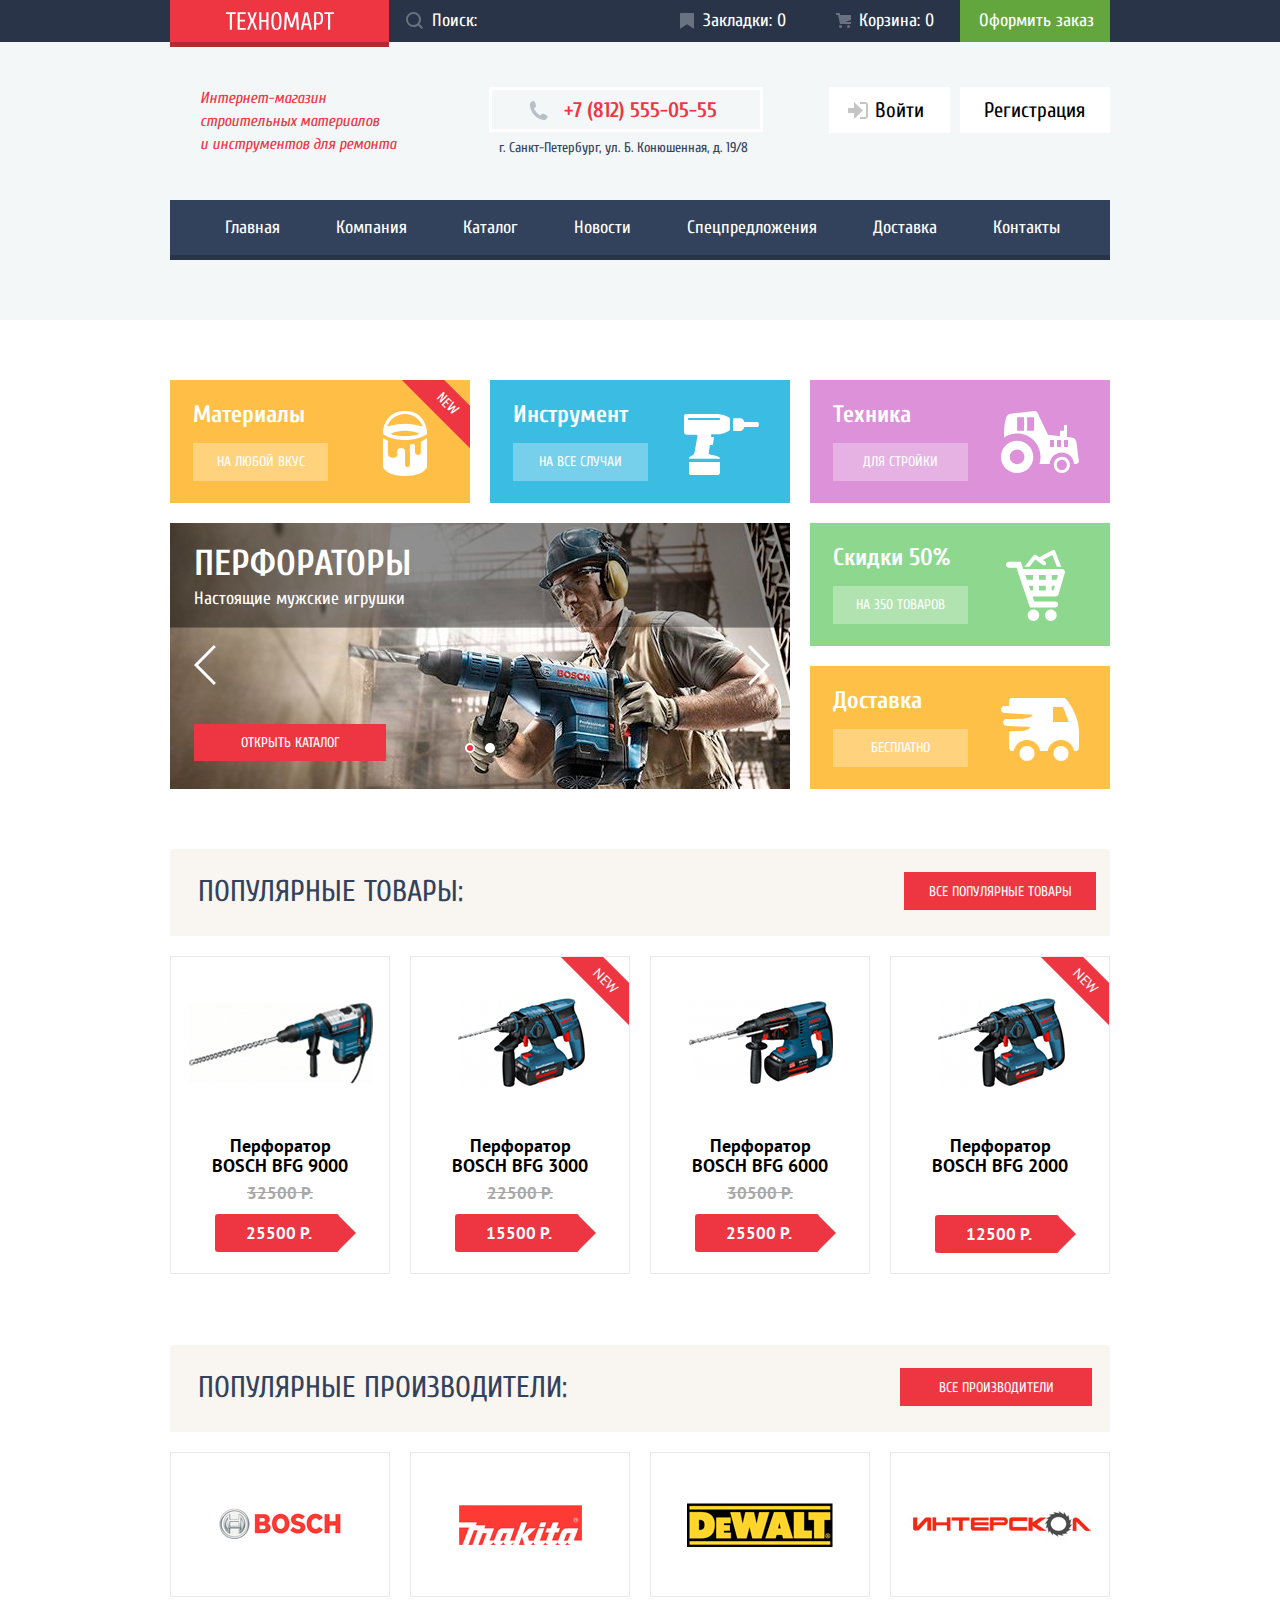
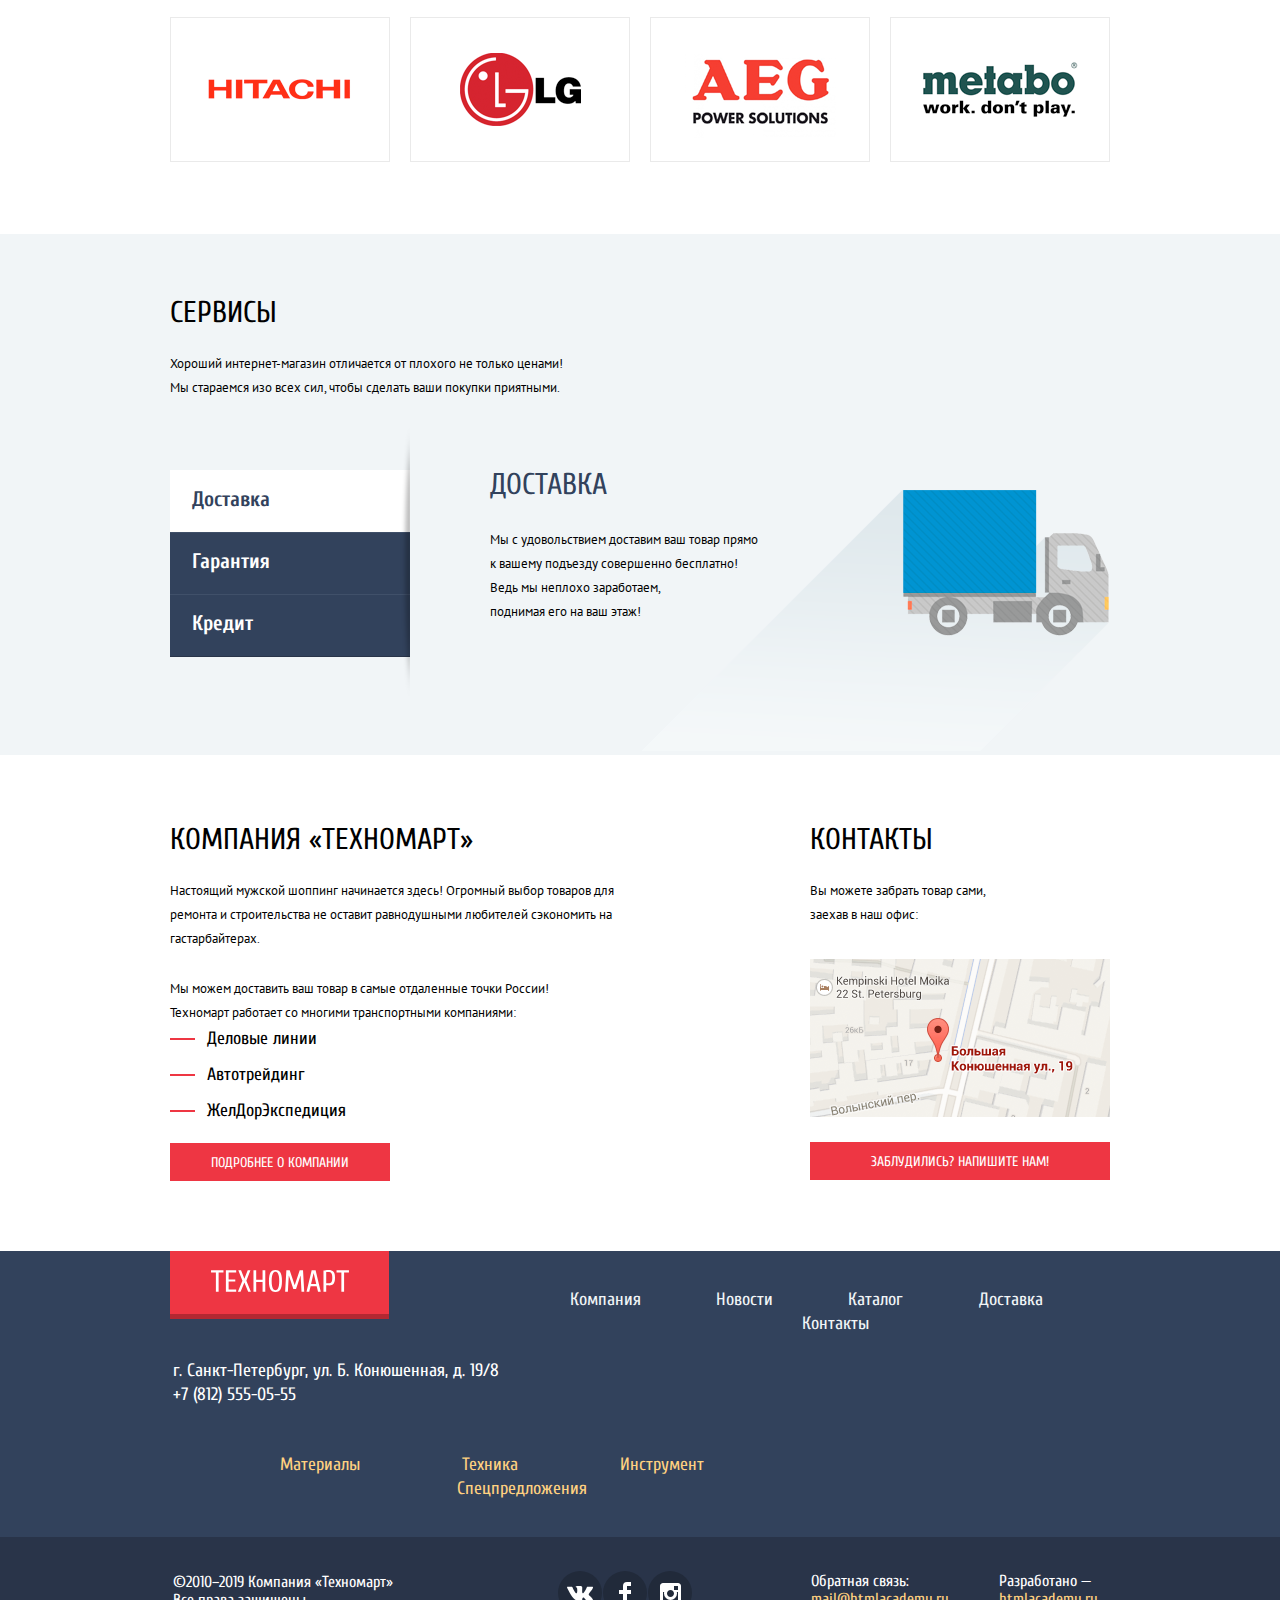
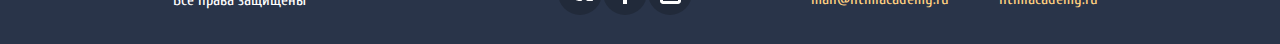
<file: index.html>
<!DOCTYPE html>
<html class="page" lang="ru">
  <head>
    
    <!-- Google Tag Manager -->
      <script>(function(w,d,s,l,i){w[l]=w[l]||[];w[l].push({'gtm.start':
      new Date().getTime(),event:'gtm.js'});var f=d.getElementsByTagName(s)[0],
      j=d.createElement(s),dl=l!='dataLayer'?'&l='+l:'';j.async=true;j.src=
      'https://www.googletagmanager.com/gtm.js?id='+i+dl;f.parentNode.insertBefore(j,f);
      })(window,document,'script','dataLayer','GTM-WC7NM76');</script>
    <!-- End Google Tag Manager -->
    
    <meta charset="utf-8">
    <title>HTML Academy: Техномарт</title>
    <link href="https://fonts.googleapis.com/css2?family=Cuprum:wght@400;700&family=PT+Sans:wght@400;700&display=swap" rel="stylesheet">
    <link href="css/normalize.css" rel="stylesheet">
    <link href="css/style.min.css" rel="stylesheet">

    <!-- Meta Pixel Code -->
      <script>
      !function(f,b,e,v,n,t,s)
      {if(f.fbq)return;n=f.fbq=function(){n.callMethod?
      n.callMethod.apply(n,arguments):n.queue.push(arguments)};
      if(!f._fbq)f._fbq=n;n.push=n;n.loaded=!0;n.version='2.0';
      n.queue=[];t=b.createElement(e);t.async=!0;
      t.src=v;s=b.getElementsByTagName(e)[0];
      s.parentNode.insertBefore(t,s)}(window, document,'script',
      'https://connect.facebook.net/en_US/fbevents.js');
      fbq('init', '769567584937634');
      fbq('track', 'PageView');
      </script>
      <noscript><img height="1" width="1" style="display:none"
      src="https://www.facebook.com/tr?id=769567584937634&ev=PageView&noscript=1"
      /></noscript>
      <!-- End Meta Pixel Code -->

    <script src="//code.jivo.ru/widget/JzwMXc6EGT" async></script>

    
    
    </head>

    <body class="page-body">
    
    <!-- Google Tag Manager (noscript) -->
        <noscript><iframe src="https://www.googletagmanager.com/ns.html?id=GTM-WC7NM76"
        height="0" width="0" style="display:none;visibility:hidden"></iframe></noscript>
    <!-- End Google Tag Manager (noscript) -->

    <header class="main-header">

      <div class="main-menu-container">
        <div class="main-menu wrapper">

          <a class="header-logo">
            <img src="img/logo-technomart.svg" alt="Логотип Tecnhomart" width="108" height="18">
          </a>

          <form class="main-menu-search-form" action="https://echo.htmlacademy.ru" method="GET">
            <label for="search" class="visually-hidden">Поиск</label>
            <input class="main-menu-search" id="search" type="search" name="search" placeholder="Поиск:" >
            <svg class="icon-search" xmlns="http://www.w3.org/2000/svg" width="17" height="17" viewBox="0 0 17 17"><path fill="#ffffff" d="M17 15.586l-3.542-3.542A7.465 7.465 0 0 0 15 7.5 7.5 7.5 0 1 0 7.5 15c1.71 0 3.282-.579 4.544-1.542L15.586 17 17 15.586zM2 7.5C2 4.467 4.467 2 7.5 2 10.532 2 13 4.467 13 7.5c0 3.032-2.468 5.5-5.5 5.5A5.506 5.506 0 0 1 2 7.5z"/></svg>
          </form>

          <ul class="menu-buttons-list">
            <li>
              <a class="menu-button menu-button-bookmark" href="">Закладки: 0</a>
            </li>
            <li>
              <a  class="menu-button menu-button-cart" href="">Корзина: 0</a>
            </li>
            <li>
              <a class="menu-button menu-button-order" href="">Оформить заказ</a>
            </li>
          </ul>

        </div>
      </div>

      <section class="company-information">
        <h2 class="visually-hidden">Информация о компании</h2>

        <p class="site-description">
          Интернет-магазин
          строительных материалов
          и&nbsp;инструментов для ремонта
        </p>

        <div class="company-contacts">
          <a class="phone-number" href="tel:+78125550555">+7 (812) 555-05-55</a>
          <p>г. Санкт-Петербург, ул. Б. Конюшенная, д. 19/8</p>
        </div>

        <ul class="login-buttons">
          <li>
            <a class="login-btn" href="">
              <svg class="icon-profile" xmlns="http://www.w3.org/2000/svg" width="20" height="17" viewBox="0 0 20 17"><path fill="#c5c5c5" d="M14.875 8.5L6 0v6H0v5h6v6z"/><path fill="#c5c5c5" d="M16.986 15.01h-5.027V17h5.027c2.178 0 3.004-1.81 3.029-3.026V3.028C19.99 1.811 19.164 0 16.986 0h-5.027v1.99h5.027c.839 0 .992.681 1.01 1.057v10.904c-.017.376-.171 1.059-1.01 1.059z"/></svg>
              Войти
            </a>
          </li>
          <li>
            <a class="signup-btn" href="">Регистрация</a>
          </li>
        </ul>

      </section>

      <nav class="main-navigation wrapper">
        <ul class="site-navigation">
          <li><a href="index.html">Главная</a></li>
          <li><a href="">Компания</a></li>
          <li><a href="catalog.html">Каталог</a></li>
          <li><a href="">Новости</a></li>
          <li><a href="">Спецпредложения</a></li>
          <li><a href="">Доставка</a></li>
          <li><a href="">Контакты</a></li>
        </ul>
      </nav>

    </header>

    <main>

      <h1 class="visually-hidden">Главная страница</h1>

      <div class="wrapper">
        <section class="promo-block">
          <h2 class="visually-hidden">Промоблок</h2>

          <ul class="promo-list">
            <li class="promo-box promo-materials">
              <h3>Материалы</h3>
              <a class="promo-btn" href="">на любой вкус</a>
              <span class="label-new">New</span>
            </li>
            <li class="promo-box promo-tools">
              <h3>Инструмент</h3>
              <a class="promo-btn" href="">на все случаи</a>
            </li>
            <li class="promo-box promo-equipment">
              <h3>Техника</h3>
              <a class="promo-btn" href="">для стройки</a>
            </li>
            <li class="promo-box promo-discount">
              <h3>Скидки 50%</h3>
              <a class="promo-btn" href="">на 350 товаров</a>
            </li>
            <li class="promo-box promo-delivery">
              <h3>Доставка</h3>
              <a class="promo-btn" href="">бесплатно</a>
            </li>
            <li class="promo-slider">
              <ul class="slider-list">
                <li class="slider-item first-slide-item slide-current">
                  <div class="container">
                    <h3 class="slide-title">Перфораторы</h3>
                    <p class="slide-description">Настоящие мужские игрушки</p>
                  </div>
                  <a class="index-btn slider-btn" href="catalog.html">открыть каталог</a>
                </li>
                <li class="slider-item second-slide-item">
                  <div class="container">
                    <h3 class="slide-title">Дрели</h3>
                    <p class="slide-description">Соседям на радость</p>
                  </div>
                  <a class="index-btn slider-btn" href="catalog.html">открыть каталог</a>
                </li>
              </ul>
              <div class="slider-buttons">
                <button class="button-previous" type="button" aria-label="К первому слайду"></button>
                <button class="button-next" type="button" aria-label="Ко второму слайду"></button>
              </div>
              <div class="slider-controls">
                <button class="first-slide-dot current-dot" type="button" aria-label="Первый слайд"></button>
                <button class="second-slide-dot" type="button" aria-label="Второй слайд"></button>
              </div>
            </li>
          </ul>

        </section>
      </div>

      <div class="wrapper">
        <section class="popular-items">
          <div class="header-wrapper">
            <h2> Популярные товары: </h2>
            <a class="index-btn section-btn" href="catalog.html">Все популярные товары</a>
          </div>

          <ul class="main-items-list">
            <li class="item-card">
              <p class="catalog-item-image">
                <img class="item-image" src="img/item_1_index.jpg" alt="Перфоратор BOSCH BFG 9000" width="184" height="164">
              </p>
              <h3 class="item-title">Перфоратор BOSCH BFG 9000</h3>
              <p class="old-price">32500 Р.</p>
              <p class="new-price">25500 Р.</p>
              <div class="item-buttons">
                <a class="buy-button" href="buy.html">Купить</a>
                <a class="bookmark-button" href="">В закладки</a>
              </div>
            </li>
            <li class="item-card">
              <p class="catalog-item-image">
                <img class="item-image" src="img/item_2_index.jpg" alt="Перфоратор BOSCH BFG 3000" width="127" height="112">
              </p>
              <h3 class="item-title">Перфоратор BOSCH BFG 3000</h3>
              <p class="old-price">22500 Р.</p>
              <p class="new-price">15500 Р.</p>
              <span class="label-new">New</span>
              <div class="item-buttons">
                <a class="buy-button" href="buy.html">Купить</a>
                <a class="bookmark-button" href="">В закладки</a>
              </div>
            </li>
            <li class="item-card">
              <p class="catalog-item-image">
                <img class="item-image" src="img/item_3_index.jpg" alt="Перфоратор BOSCH BFG 9000" width="144" height="128">
              </p>
              <h3 class="item-title">Перфоратор BOSCH BFG 6000</h3>
              <p class="old-price">30500 Р.</p>
              <p class="new-price">25500 Р.</p>
              <div class="item-buttons">
                <a class="buy-button" href="buy.html">Купить</a>
                <a class="bookmark-button" href="">В закладки</a>
              </div>
            </li>
            <li class="item-card item-card-new">
              <p class="catalog-item-image">
                <img class="item-image" src="img/item_4_index.jpg" alt="Перфоратор BOSCH BFG 2000" width="127" height="112">
              </p>
              <h3 class="item-title">Перфоратор BOSCH BFG 2000</h3>
              <p class="new-price">12500 Р.</p>
              <span class="label-new">New</span>
              <div class="item-buttons">
                <a class="buy-button" href="buy.html">Купить</a>
                <a class="bookmark-button" href="">В закладки</a>
              </div>
            </li>
          </ul>

        </section>

        <section class="popular-brands">
          <div class="header-wrapper">
            <h2>Популярные производители:</h2>
            <a class="index-btn section-btn" href="">Все производители</a>
          </div>

          <div class="brands-list">
            <a class="brand-item" href=""><img src="img/bosch.png" alt="BOSCH" width="126" height="37"></a>
            <a class="brand-item" href=""><img src="img/makita.png" alt="makita" width="123" height="40"></a>
            <a class="brand-item" href=""><img src="img/dewalt.png" alt="dewalt" width="146" height="44"></a>
            <a class="brand-item" href=""><img src="img/interskol.png" alt="интерскол" width="200" height="88"></a>
            <a class="brand-item" href=""><img src="img/hitachi.png" alt="hitachi" width="169" height="31"></a>
            <a class="brand-item" href=""><img src="img/lg.png" alt="LG" width="121" height="73"></a>
            <a class="brand-item" href=""><img src="img/aeg.png" alt="AEG" width="151" height="96"></a>
            <a class="brand-item" href=""><img src="img/metabo.png" alt="metabo" width="204" height="69"></a>
          </div>
        </section>

      </div>

      <section class="service-section">
        <div class="wrapper">
          <h2>Сервисы</h2>
          <p class="service-info">
            Хороший интернет-магазин отличается от плохого не только ценами!
            Мы стараемся изо всех сил, чтобы сделать ваши покупки приятными.
          </p>

          <div class="container">
            <ul class="service-list">
              <li>
                <button class="service-button delivery-btn checked-btn" type="button">Доставка</button>
              </li>
              <li>
                <button class="service-button guarantee-btn" type="button">Гарантия</button>
              </li>
              <li>
                <button class="service-button credit-btn" type="button">Кредит</button>
              </li>
            </ul>

            <div class="service-item delivery-item service-item-current">
              <h3 class="service-item-title">Доставка</h3>
              <p class="service-item-info delivery-info">
                Мы с удовольствием доставим ваш товар прямо
                к&nbsp;вашему подъезду совершенно бесплатно!
                Ведь&nbsp;мы&nbsp;неплохо заработаем, <br>
                поднимая его на ваш этаж!
              </p>
            </div>

            <div class="service-item quarantee-item">
              <h3 class="service-item-title">Гарантия</h3>
              <p class="service-item-info guarantee-info">
                Если купленный у нас товар поломается или заискрит,
                а&nbsp;также в случае пожара, спровоцированного его возгоранием,
                вы всегда можете быть уверены в нашей гарантии.
                Мы обменяем сгоревший товар на новый. <br>
                Дом уж восстановите как-нибудь сами.
              </p>
            </div>

            <div class="service-item credit-item">
              <h3 class="service-item-title">Кредит</h3>
              <p class="service-item-info credit-info">
                Залезть в долговую яму стало проще! <br>
                Кредитные консультанты придут вам на помощь.
              </p>
              <a class="index-btn chat-btn">Отправить заявку</a>
            </div>
          </div>

        </div>
      </section>

      <div class="tv-search-form tv-moduleid-9960715"></div>
      <script type="text/javascript" src="//tourvisor.ru/module/init.js"></script>


      <div class="info-about-company wrapper">
        <section class="about-company">
          <h2>Компания «Техномарт»</h2>
          <p>
            Настоящий мужской шоппинг начинается здесь! Огромный выбор товаров
            для ремонта и строительства не оставит равнодушными любителей сэкономить на
            гастарбайтерах.
          </p>

          <p class="partner-info">
            Мы можем доставить ваш товар в самые отдаленные точки России!
            Техномарт&nbsp;работает со многими транспортными компаниями:
          </p>

          <ul class="partners-list">
            <li>Деловые линии</li>
            <li>Автотрейдинг</li>
            <li>ЖелДорЭкспедиция</li>
          </ul>

          <a class="index-btn more-btn" href="">Подробнее о компании</a>
        </section>

        <section class="main-contacts">
          <h2>Контакты</h2>
          <p>
            Вы можете забрать товар сами,
            заехав в наш офис:
          </p>

          <a class="to-map-btn" href="https://goo.gl/maps/4JWtT988tJNoG4Zp9">
            <img src="img/map.png" alt="Офис компании расположен по адресу: Санкт-Петербург, Большая Конюшенная улица, 19" width="300" height="158">
          </a>

          <a class="index-btn to-form-btn" href="writeus.html">Заблудились? Напишите нам!</a>
        </section>
      </div>

    </main>

    <footer class="main-footer">

      <div class="wrapper">

        <a class="footer-logo">
          <img src="img/logo-technomart.svg" alt="Логотип Tecnhomart" width="138" height="23">
        </a>

        <ul class="footer-navigation">
          <li>
            <a href="">Компания</a>
          </li>
          <li>
            <a href="">Новости</a>
          </li>
          <li>
            <a href="catalog.html">Каталог</a>
          </li>
          <li>
            <a href="">Доставка</a>
          </li>
          <li>
            <a href="">Контакты</a>
          </li>
        </ul>

      </div>

      <div class="footer-submenu wrapper">

        <p class="footer-submenu-contacts">
          г. Санкт-Петербург, ул. Б. Конюшенная, д. 19/8 <br>
          <a class="phone-number" href="tel:+78125550555">+7 (812) 555-05-55</a>
        </p>

        <ul class="nav-items-list">
          <li>
            <a href="">Материалы</a>
          </li>
          <li>
            <a href="">Техника</a>
          </li>
          <li>
            <a href="">Инструмент</a>
          </li>
          <li>
            <a href="">Спецпредложения</a>
          </li>
        </ul>

      </div>

      <div class="footer-contacts">

        <div class="wrapper">
          <p class="copyright">
            ©2010–2019 Компания «Техномарт»
            Все права защищены
          </p>

          <div class="share">
            <a class="social social-vk" href="">
              <span class="visually-hidden">ВКонтакте</span>
            </a>
            <a class="social social-fb" href="">
              <span class="visually-hidden">Facebook</span>
            </a>
            <a class="social social-inst" href="">
              <span class="visually-hidden">Instagram</span>
            </a>
          </div>

          <p class="feedback">
            Обратная связь:
            <a href="mailto:mail@htmlacademy.ru">mail@htmlacademy.ru</a>
          </p>
          <p class="author">
            Разработано —
            <a href="https://htmlacademy.ru/intensive/htmlcss">htmlacademy.ru</a>
          </p>
        </div>

      </div>

    </footer>

    <div class="modal notification-popup">
      <h2>Товар добавлен в корзину</h2>
      <div class="button-container">
        <a href="">Оформить заказ</a>
        <a href="catalog.html">Продолжить покупки</a>
      </div>
      <button class="modal-close" type="button" aria-label="Закрыть"></button>
    </div>

    <div class="modal modal-map">
      <img class="map-large" src="img/map-large.png" alt="Офис компании расположен по адресу: Санкт-Петербург, Большая Конюшенная улица, 19" width="943" height="449">
      <iframe src="https://www.google.com/maps/embed?pb=!1m18!1m12!1m3!1d1998.5991043651568!2d30.320894615867413!3d59.938794181876276!2m3!1f0!2f0!3f0!3m2!1i1024!2i768!4f13.1!3m3!1m2!1s0x4696310fca5ba729%3A0xea9c53d4493c879f!2z0JHQvtC70YzRiNCw0Y8g0JrQvtC90Y7RiNC10L3QvdCw0Y8g0YPQuy4sIDE5LCDQodCw0L3QutGCLdCf0LXRgtC10YDQsdGD0YDQsywgMTkxMTg2!5e0!3m2!1sru!2sru!4v1591957228333!5m2!1sru!2sru" width="943" height="449" allowfullscreen tabindex="0"></iframe>
      <button class="modal-close" type="button" aria-label="Закрыть"></button>
    </div>

    <div class="modal form-popup">
      <form class="form-popup-form" action="https://echo.htmlacademy.ru" method="post">
        <div class="contacts-container">
          <p class="form-name">
            <label for="user-name">Ваше имя:</label>
            <input class="form-user-name" id="user-name" type="text" name="name" placeholder="Имя Фамилия">
          </p>
          <p class="form-email">
            <label for="email-address">Ваш e-mail:</label>
            <input class="form-user-email" id="email-address" type="email" name="email" placeholder="email@example.com">
          </p>
        </div>

          <p class="form-message">
            <label for="text-message">Текст письма:</label> <br>
            <textarea id="text-message" name="message" placeholder="В свободной форме"></textarea>
          </p>

        <div class="button-container">
          <button class="form-submit" type="submit">Оформить заказ</button>
        </div>
      </form>
      <button class="modal-close" type="button" aria-label="Закрыть"></button>
    </div>

    <script src="js/script.min.js"></script>
</body>
</html>
</file>
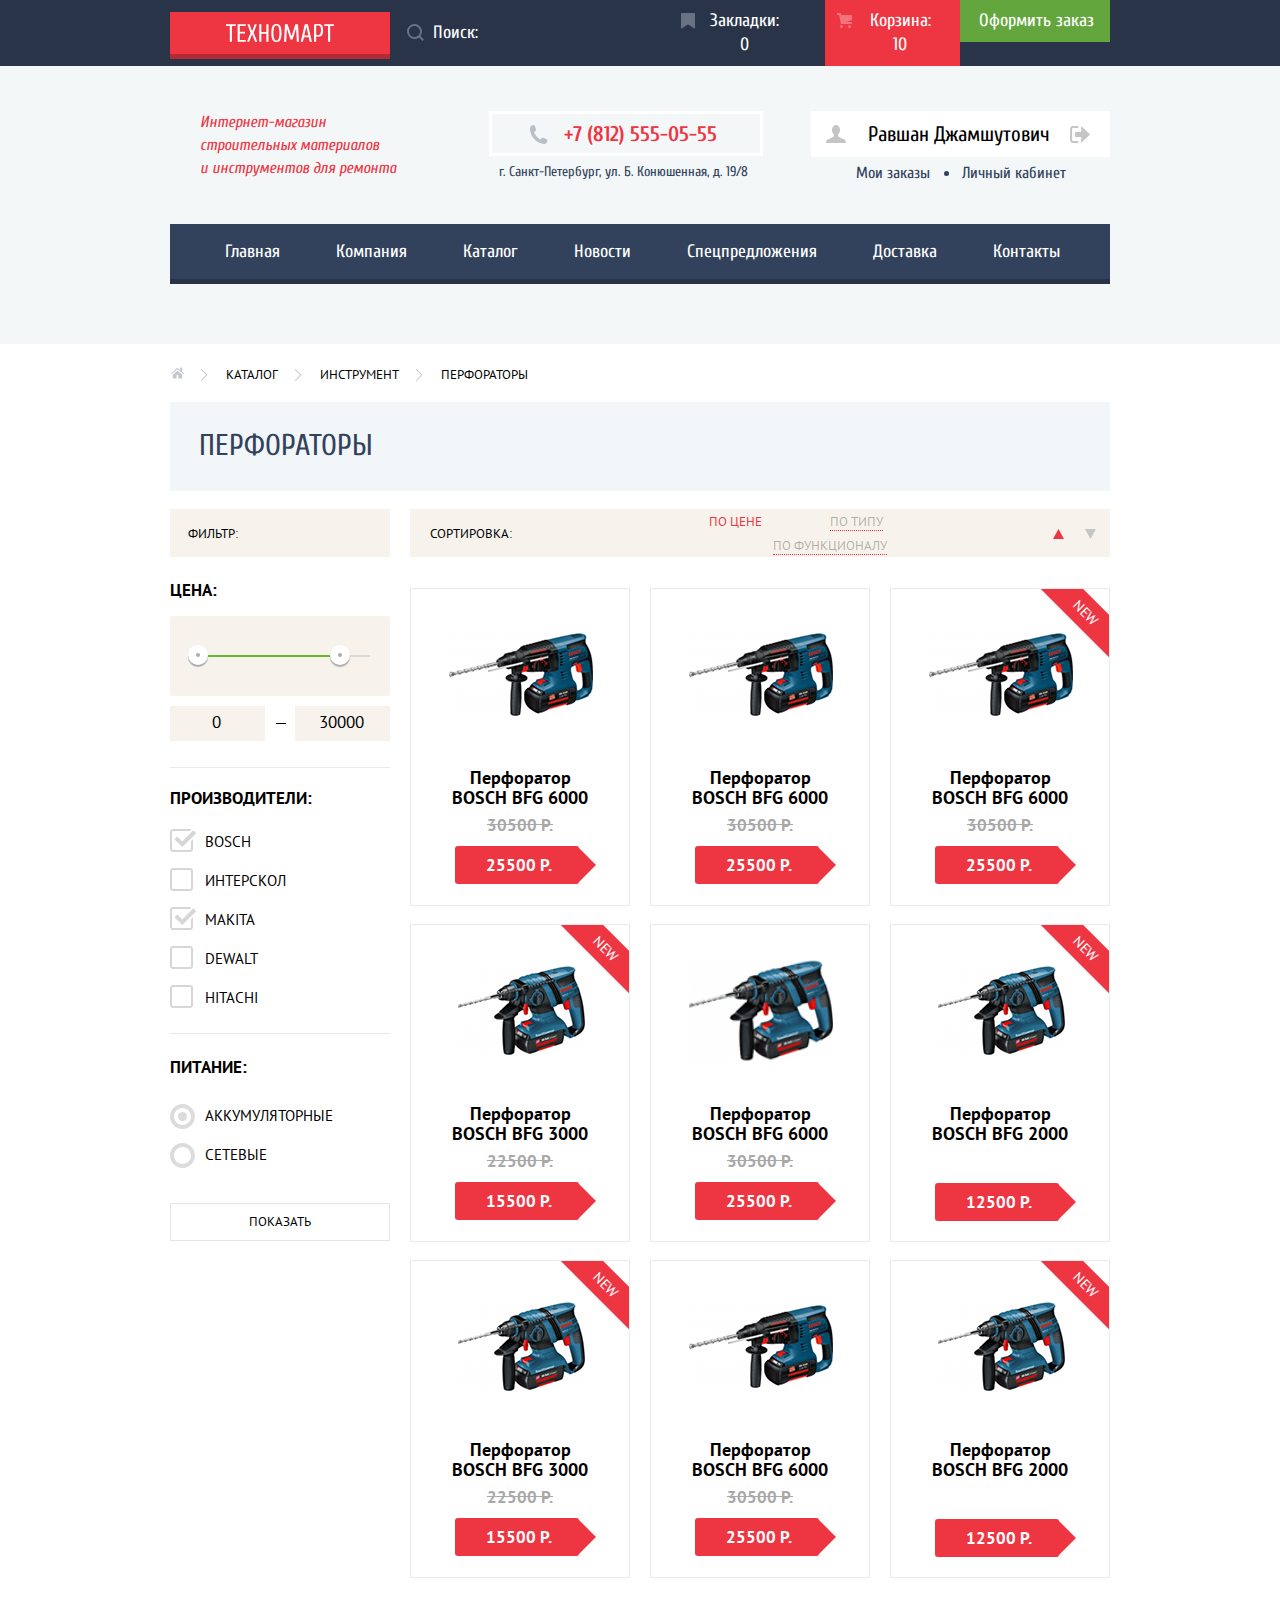
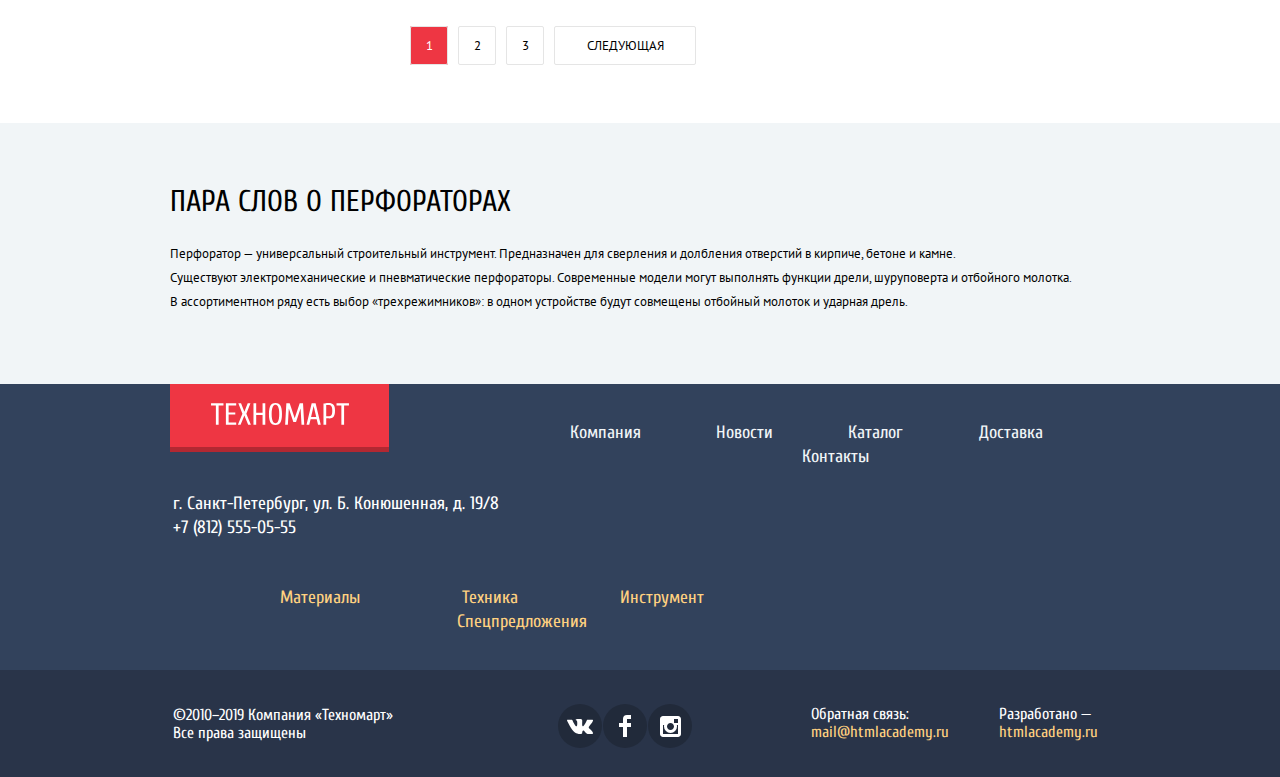
<file: catalog.html>
<!DOCTYPE html>
<html class="page" lang="ru">
<head>
    <!-- Google tag (gtag.js) -->
        <script async src="https://www.googletagmanager.com/gtag/js?id=G-RQKB2BTQ75"></script>
        <script>
          window.dataLayer = window.dataLayer || [];
          function gtag(){dataLayer.push(arguments);}
          gtag('js', new Date());

          gtag('config', 'G-RQKB2BTQ75');
        </script>
  
    <meta charset="UTF-8">
    <title>HTML Academy: Техномарт</title>
    <link href="https://fonts.googleapis.com/css2?family=Cuprum:wght@400;700&family=PT+Sans:wght@400;700&display=swap" rel="stylesheet">
    <link href="css/normalize.css" rel="stylesheet">
    <link href="css/style.min.css" rel="stylesheet">
    
    <script src="//code-ya.jivosite.com/widget/JzwMXc6EGT" async></script>
</head>

<body class="catalog-page">

    <header class="main-header">

      <div class="main-menu-container">
        <div class="main-menu wrapper">

          <a class="header-logo" href="index.html">
            <img src="img/logo-technomart.svg" alt="Логотип Tecnhomart" width="108" height="18">
          </a>
  
          <form class="main-menu-search-form" action="https://echo.htmlacademy.ru" method="GET">
            <label for="search" class="visually-hidden">Поиск:</label>
            <input class="main-menu-search" id="search" type="search" name="search" placeholder="Поиск:">
            <svg class="icon-search" xmlns="http://www.w3.org/2000/svg" width="17" height="17" viewBox="0 0 17 17"><path fill="#ffffff" d="M17 15.586l-3.542-3.542A7.465 7.465 0 0 0 15 7.5 7.5 7.5 0 1 0 7.5 15c1.71 0 3.282-.579 4.544-1.542L15.586 17 17 15.586zM2 7.5C2 4.467 4.467 2 7.5 2 10.532 2 13 4.467 13 7.5c0 3.032-2.468 5.5-5.5 5.5A5.506 5.506 0 0 1 2 7.5z"/></svg>
          </form>

          <ul class="menu-buttons-list">
            <li>
              <a class="menu-button menu-button-bookmark" href="">Закладки: 0</a>
            </li>
            <li>
              <a class="menu-button menu-button-cart" href="">Корзина: 10</a>
            </li>
            <li>
              <a class="menu-button menu-button-order" href="">Оформить заказ</a>
            </li>
          </ul>
        
        </div>
      </div>

      <section class="company-information">
        <h2 class="visually-hidden">Информация о компании</h2>

        <p class="site-description">
          Интернет-магазин 
          строительных материалов 
          и&nbsp;инструментов для ремонта
        </p>
  
        <div class="company-contacts">
          <a class="phone-number" href="tel:+78125550555">+7 (812) 555-05-55</a>
          <p>г. Санкт-Петербург, ул. Б. Конюшенная, д. 19/8</p>
        </div>
            
        <div class="user-profile">
          <p class="user-name-btn">
            <a class="user-login-link" href="">
              <svg class="icon-login" xmlns="http://www.w3.org/2000/svg" width="20" height="18" viewBox="0 0 20 18"><path fill="#c5c5c5" d="M17.881 14.166c-2.144-.735-4.256-1.666-5.207-2.39-.657-.501-.77-1.618-.517-2.415 1.118-.903 1.864-2.477 1.864-4.278C14.021 2.276 12.221 0 10 0S5.979 2.276 5.979 5.083c0 1.801.746 3.374 1.863 4.277.253.798.141 1.915-.517 2.416-.95.724-3.063 1.654-5.207 2.39S0 18 0 18h20s.025-3.099-2.119-3.834z"/></svg> 
              Равшан Джамшутович
            </a>
            <a class="user-logout-link" aria-label="Выйти из профиля" href="">
              <svg class="icon-logout" xmlns="http://www.w3.org/2000/svg" width="21" height="17" viewBox="0 0 21 17"><g fill="#c5c5c5"><path fill="#c5c5c5" d="M21 8.5L12.125 0v6h-6v5h6v6z"/><path fill="#c5c5c5" d="M3.106 13.952V3.048c.018-.376.171-1.057 1.01-1.057h5.027V0H4.116C1.938 0 1.112 1.81 1.087 3.027v10.946C1.112 15.189 1.938 17 4.116 17h5.027v-1.99H4.116c-.839 0-.992-.683-1.01-1.058z"/></g></svg>
            </a>
          </p>

          <div class="profile-btns">
            <a class="orders-btn" href="">Мои заказы</a>        
            <a class="user-profile-btn" href="">Личный кабинет</a>
          </div>
        </div>
      </section>
        
      <nav class="main-navigation wrapper">
        <ul class="site-navigation">
          <li><a href="index.html">Главная</a></li>
          <li><a href="">Компания</a></li>
          <li><a href="catalog.html">Каталог</a></li>
          <li><a href="">Новости</a></li>
          <li><a href="">Спецпредложения</a></li>
          <li><a href="">Доставка</a></li>
          <li><a href="">Контакты</a></li>
        </ul>
      </nav>
  
    </header>

    <main>

      <div class="grid-container wrapper">

        <ul class="breadcrumbs">
          <li class="breadcrumbs-homepage">
            <a href="index.html" aria-label="На главную страницу">
              <svg xmlns="http://www.w3.org/2000/svg" width="14" height="12" viewBox="0 0 15 12"><g fill="#C1C6CE"><path d="M3 8v4h4V8h2v4h4V8L8 3.516z"/><path d="M14.831 6.365L13 4.751V0h-2v2.987L8.332.635c-.02-.017-.043-.023-.064-.037a.465.465 0 0 0-.08-.047.551.551 0 0 0-.095-.024C8.062.521 8.032.515 8 .515c-.031 0-.061.006-.092.012a.46.46 0 0 0-.095.025c-.028.011-.053.029-.08.046-.021.014-.045.02-.064.037l-6.498 5.73a.501.501 0 0 0 .33.875.497.497 0 0 0 .331-.125L8 1.677l6.169 5.438a.501.501 0 0 0 .662-.75z"/></g></svg>
            </a>
          </li>
          <li>
            <a href="catalog.html">Каталог</a>
            </li>
          <li>
            <a href="">Инструмент</a>
          </li>
          <li class="breadcrumbs-current">
            <a>Перфораторы</a>
          </li>
        </ul>

        <h1 class="page-title wrapper">Перфораторы</h1>
        
        <h2 class="filter-title">Фильтр:</h2>

        <section class="main-filter">
          <h2 class="visually-hidden">Критерии для поиска</h2>

          <form action="https://echo.htmlacademy.ru" method="GET">

            <fieldset class="filter-item">
              <legend class="price-title">Цена:</legend>
              <div class="range-filter"></div>
                <div class="range-controls">
                  <div class="scale">
                    <div class="bar"></div>
                  </div>
                  <div class="toggle toggle-min" tabindex="0">
                    <span class="visually-hidden">Ползунок для установления минимального значения цены</span>
                  </div>
                  <div class="toggle toggle-max" tabindex="0">
                    <span class="visually-hidden">Ползунок для установления максимального значения цены</span>
                  </div>
                </div>
                <div class="price-controls">
                  <label class="min-price">
                    <input type="number" name="min-price" value="0">
                  </label>
                  <label class="max-price">
                    <input type="number" name="max-price" value="30000">
                  </label>
                </div>
            </fieldset>

            <fieldset class="filter-item filter-item-producers">
              <legend class="filter-item-title">Производители:</legend>
              <ul class="filter-list">
                <li class="filter-option filter-checkbox">
                  <input class="visually-hidden filter-input-checkbox" type="checkbox" name="bosch" id="filter-bosch" checked>
                  <label for="filter-bosch">bosch</label>
                </li>
                <li class="filter-option filter-checkbox">
                  <input class="visually-hidden filter-input-checkbox" type="checkbox" name="interskol" id="filter-interskol">
                  <label for="filter-interskol">интерскол</label>  
                </li>
                <li class="filter-option filter-checkbox">
                  <input class="visually-hidden filter-input-checkbox" type="checkbox" name="makita" id="filter-makita" checked>  
                  <label for="filter-makita">makita</label>
                </li>
                <li class="filter-option filter-checkbox">
                  <input class="visually-hidden filter-input-checkbox" type="checkbox" name="dewalt" id="filter-dewalt">
                  <label for="filter-dewalt">dewalt</label>
                </li>
                <li class="filter-option filter-checkbox">
                  <input class="visually-hidden filter-input-checkbox" type="checkbox" name="dewalt" id="filter-hitachi">
                  <label for="filter-hitachi">hitachi</label>
                </li>
              </ul>
            </fieldset>

            <fieldset class="filter-item filter-item-supply">
              <legend class="filter-item-title">Питание:</legend>
              <ul class="filter-list">
                <li class="filter-option filter-radio">
                  <input class="visually-hidden filter-input-radio" type="radio" name="supply-group" value="battery" id="filter-battery" checked>
                  <label for="filter-battery">Аккумуляторные</label>
                </li>
                <li class="filter-option filter-radio">
                  <input class="visually-hidden filter-input-radio" type="radio" name="supply-group" value="line" id="filter-line">
                  <label for="filter-line">Сетевые</label>
                </li>
              </ul>
            </fieldset>

            <button class="submit" type="submit">Показать</button>

          </form>
        </section>

        <section class="grouping">
          <h2 class="grouping-title">Сортировка:</h2>
          <ul class="grouping-list">
            <li class="grouping-item">
              <a class="current" href="">по цене</a>
            </li>
            <li class="grouping-item">
              <a href="">по типу</a>
            </li>
            <li class="grouping-item">
              <a href="">по функционалу</a>
            </li>
          </ul>

          <ul class="direction-list">
            <li class="direction-item">
              <a class="direction-btn current"  aria-label="Сортировка от меньшего к большему" href="">
                <svg xmlns="http://www.w3.org/2000/svg" width="11" height="10" viewBox="0 0 11 10"><path fill="#231F20" d="M5.5 0L0 10h11z"/></svg>
              </a>
            </li>
            <li class="direction-item">
              <a class="direction-btn" aria-label="Сортировка от большего к меньшему" href="" >
                <svg xmlns="http://www.w3.org/2000/svg" width="11" height="10" viewBox="0 0 11 10"><path fill="#231F20" d="M5.5 10L0 0h11"/></svg>
              </a>
            </li> 
          </ul>
        </section>

        <section class="items">
          <h2 class="visually-hidden">Список товаров</h2>

          <ul class="items-list">
            <li class="item-card">
              <p class="catalog-item-image">
                <img class="item-image" src="img/item_1_catalog.jpg" alt="Перфоратор BOSCH BFG 6000" width="144" height="128">
              </p>
              <h3 class="item-title">Перфоратор BOSCH BFG 6000</h3>
              <p class="old-price">30500 Р.</p>
              <p class="new-price">25500 Р.</p>
              <div class="item-buttons">
                <a class="buy-button" href="buy.html">Купить</a>
                <a class="bookmark-button" href="">В закладки</a>
              </div>
            </li>
            <li class="item-card">
              <p class="catalog-item-image">
                <img class="item-image" src="img/item_1_catalog.jpg" alt="Перфоратор BOSCH BFG 6000" width="144" height="128">
              </p>
              <h3 class="item-title">Перфоратор BOSCH BFG 6000</h3>
              <p class="old-price">30500 Р.</p>
              <p class="new-price">25500 Р.</p>
              <div class="item-buttons">
                <a class="buy-button" href="buy.html">Купить</a>
                <a class="bookmark-button" href="">В закладки</a>
              </div>
            </li>
            <li class="item-card">
              <p class="catalog-item-image">
                <img class="item-image" src="img/item_1_catalog.jpg" alt="Перфоратор BOSCH BFG 6000" width="144" height="128">
              </p>
              <h3 class="item-title">Перфоратор BOSCH BFG 6000</h3>
              <p class="old-price">30500 Р.</p>
              <p class="new-price">25500 Р.</p>
              <span class="label-new">New</span>
              <div class="item-buttons">
                <a class="buy-button" href="buy.html">Купить</a>
                <a class="bookmark-button" href="">В закладки</a>
              </div>
            </li>
            <li class="item-card">
              <p class="catalog-item-image">
                <img class="item-image" src="img/item_2_catalog.jpg" alt="Перфоратор BOSCH BFG 3000" width="127" height="112">
              </p>
              <h3 class="item-title">Перфоратор BOSCH BFG 3000</h3>
              <p class="old-price">22500 Р.</p>
              <p class="new-price">15500 Р.</p>
              <span class="label-new">New</span>
              <div class="item-buttons">
                <a class="buy-button" href="buy.html">Купить</a>
                <a class="bookmark-button" href="">В закладки</a>
              </div>
            </li>
            <li class="item-card">
              <p class="catalog-item-image">
                <img class="item-image" src="img/item_2_catalog.jpg" alt="Перфоратор BOSCH BFG 6000" width="144" height="128">
              </p>
              <h3 class="item-title">Перфоратор BOSCH BFG 6000</h3>
              <p class="old-price">30500 Р.</p>
              <p class="new-price">25500 Р.</p>
              <div class="item-buttons">
                <a class="buy-button" href="buy.html">Купить</a>
                <a class="bookmark-button" href="">В закладки</a>
              </div>
            </li>
            <li class="item-card item-card-new">
              <p class="catalog-item-image">
                <img class="item-image" src="img/item_2_catalog.jpg" alt="Перфоратор BOSCH BFG 2000" width="127" height="112">
              </p>
              <h3 class="item-title">Перфоратор BOSCH BFG 2000</h3>
              <p class="new-price">12500 Р.</p>
              <span class="label-new">New</span>
              <div class="item-buttons">
                <a class="buy-button" href="buy.html">Купить</a>
                <a class="bookmark-button" href="">В закладки</a>
              </div>
            </li>
            <li class="item-card">
              <p class="catalog-item-image">
                <img class="item-image" src="img/item_2_catalog.jpg" alt="Перфоратор BOSCH BFG 3000" width="127" height="112">
              </p>
              <h3 class="item-title">Перфоратор BOSCH BFG 3000</h3>
              <p class="old-price">22500 Р.</p>
              <p class="new-price">15500 Р.</p>
              <span class="label-new">New</span>
              <div class="item-buttons">
                <a class="buy-button" href="buy.html">Купить</a>
                <a class="bookmark-button" href="">В закладки</a>
              </div>
            </li>
            <li class="item-card">
              <p class="catalog-item-image">
                <img class="item-image" src="img/item_1_catalog.jpg" alt="Перфоратор BOSCH BFG 6000" width="144" height="128">
              </p>
              <h3 class="item-title">Перфоратор BOSCH BFG 6000</h3>
              <p class="old-price">30500 Р.</p>
              <p class="new-price">25500 Р.</p>
              <div class="item-buttons">
                <a class="buy-button" href="buy.html">Купить</a>
                <a class="bookmark-button" href="">В закладки</a>
              </div>
            </li>
            <li class="item-card item-card-new">
              <p class="catalog-item-image">
                <img class="item-new item-image" src="img/item_2_catalog.jpg" alt="Перфоратор BOSCH BFG 2000" width="127" height="112">
              </p>
              <h3 class="item-title">Перфоратор BOSCH BFG 2000</h3>
              <p class="new-price">12500 Р.</p>
              <span class="label-new">New</span>
              <div class="item-buttons">
                <a class="buy-button" href="buy.html">Купить</a>
                <a class="bookmark-button" href="">В закладки</a>
              </div>
            </li>
          </ul>

          <ul class="pagination">
            <li>
              <a class="page-number current">1</a>
            </li>
            <li>
              <a class="page-number" href="">2</a>
            </li>
            <li>
              <a class="page-number" href="">3</a>
            </li>
            <li>
              <a class="page-number next" href="">Следующая</a>
            </li>
          </ul>
  
        </section>

      </div>

      <section class="tool-information">
        <div class="wrapper">
          <h2>Пара слов о перфораторах</h2>
          <p>
            Перфоратор — универсальный строительный инструмент. Предназначен для сверления и долбления отверстий в кирпиче, бетоне и камне. <br>
            Существуют электромеханические и пневматические перфораторы. Современные модели могут выполнять функции дрели, шуруповерта и отбойного молотка. 
            В ассортиментном ряду есть выбор «трехрежимников»: в одном устройстве будут совмещены отбойный молоток и ударная дрель.
          </p>
        </div>  
      </section>

    </main>

    <footer class="main-footer">

      <div class="wrapper">

          <a class="footer-logo" href="index.html">
            <img src="img/logo-technomart.svg" alt="Логотип Tecnhomart" width="138" height="23">
          </a>
      
          <ul class="footer-navigation">
            <li>
              <a href="">Компания</a>
            </li>   
            <li>
              <a href="">Новости</a>
            </li>
            <li>
              <a href="catalog.html">Каталог</a>
            </li>
            <li>
              <a href="">Доставка</a>
            </li>
            <li>
              <a href="">Контакты</a>
            </li>
          </ul>
        
      </div>

      <div class="footer-submenu wrapper">

          <p class="footer-submenu-contacts">
            г. Санкт-Петербург, ул. Б. Конюшенная, д. 19/8 <br>
            <a class="phone-number" href="tel:+78125550555">+7 (812) 555-05-55</a>
          </p>
    
          <ul class="nav-items-list">
            <li>
              <a href="">Материалы</a>
            </li>
            <li>
              <a href="">Техника</a>
            </li>
            <li>
              <a href="">Инструмент</a>
            </li>
            <li>
              <a href="">Спецпредложения</a>
            </li>
          </ul>
        </div>

        <div class="footer-contacts">
          <div class="wrapper">
            <p class="copyright">
              ©2010–2019 Компания «Техномарт»
              Все права защищены
            </p>
      
            <div class="share">
              <a class="social social-vk" href="">
                <span class="visually-hidden">ВКонтакте</span>
              </a>
              <a class="social social-fb" href="">
                <span class="visually-hidden">Facebook</span>
              </a>
              <a class="social social-inst" href="">
                <span class="visually-hidden">Instagram</span>
              </a>
            </div>
      
            <p class="feedback">
              Обратная связь:
              <a href="mailto:mail@htmlacademy.ru">mail@htmlacademy.ru</a>
            </p>
            <p class="author">
              Разработано —
              <a href="https://htmlacademy.ru/intensive/htmlcss">htmlacademy.ru</a>
            </p>
          </div>
        </div>
    
      </footer>

      <div class="modal notification-popup">
        <h2>Товар добавлен в корзину</h2>
        <div class="button-container">
          <a href="">Оформить заказ</a> 
          <a href="catalog.html">Продолжить покупки</a>
        </div>
        <button class="modal-close" type="button" aria-label="Закрыть"></button>
      </div>

      <script src="js/script.min.js"></script>

</body>
</html>
</file>
<file: css/style.min.css>
@-webkit-keyframes bounce{0%{transform:translateY(-2000px) translateX(-50%)}70%{transform:translateY(20px) translateX(-50%)}90%{transform:translateY(-10px) translateX(-50%)}to{transform:translateY(0) translateX(-50%)}}@keyframes bounce{0%{transform:translateY(-2000px) translateX(-50%)}70%{transform:translateY(20px) translateX(-50%)}90%{transform:translateY(-10px) translateX(-50%)}to{transform:translateY(0) translateX(-50%)}}@-webkit-keyframes shake{0%,to{transform:translateY(-50%) translateX(-50%)}10%,30%,50%,70%,90%{transform:translateY(-50%) translateX(-51%)}20%,40%,60%,80%{transform:translateY(-50%) translateX(-49%)}}@keyframes shake{0%,to{transform:translateY(-50%) translateX(-50%)}10%,30%,50%,70%,90%{transform:translateY(-50%) translateX(-51%)}20%,40%,60%,80%{transform:translateY(-50%) translateX(-49%)}}:root{--basic-red:  #EE3643;--basic-green: #63A63E;--basic-grey: #3D546F;--basic-greylight: #C5C5C5;--basic-background:  #F1F5F7;--light-grayish-blue:  #F2F6F8;--mild-grey: #A9A9A9;--light-grey: #EAEAEA;--scale-bar-color: #D7DCDE;--toggle-color: #ABABAB;--white: #FFFFFF;--white-smoke: #F4F4F4;--black: #000000;--green: #518534;--grey: #E5E5E5;--dark-green: #367315;--light-green: #8ED78F;--black-blue: #161D29;--special-yellow: #FFBF47;--special-blue: #3BBCE3;--special-lilac: #DC91D8;--special-greenlight: #8ED78F;--special-yellowlight: #FFD180;--special-green: #5FBB2D;--light-orange: #FFBF47;--golden: #FFC047;--pinky-beige:  #F9F5F0;--light-pink: #F7F3EC;--light-red: #FF5357;--rose-red:  #BA2732;--pinky-red: #CA2C37;--bordo: #b52933;--blue: #212A3A;--lightskyblue: #87cefa;--dark-blue: #293449;--mild-blue: #32425C;--midnight-blue: #1D2739;--header-background-color: #f3f7f8;--transparent-black: rgba(0, 0, 0, 0.25);--middle-transparent-black: rgba(0, 0, 0, 0.3);--hover-transparent-black: rgba(0, 0, 0, 0.15);--transparent-white: rgba(255, 255, 255, 0.5);--middle-transparent-white: rgba(255, 255, 255, 0.3);--transparent-grey: rgba(197, 197, 197, 0.3);--transparent-mildgrey: rgba(169, 169, 169, 0.3)}.page{height:100%}body{min-width:960px;margin:0;font-family:"Cuprum",Arial,sans-serif;font-size:18px;line-height:24px;color:var(--white)}a{text-decoration:none}img{max-width:100%;height:auto}.wrapper{width:940px;margin:60px auto auto}.visually-hidden{position:absolute;width:1px;height:1px;margin:-1px;border:0;padding:0;clip:rect(0 0 0 0);overflow:hidden}.catalog-page,.page-body{min-height:100%;display:grid;grid-template-rows:-webkit-min-content 1fr -webkit-min-content;grid-template-rows:min-content 1fr min-content}.index-btn{background-color:var(--basic-red);color:var(--white);font-size:14px;line-height:18px;text-transform:uppercase}.index-btn:hover{background-color:var(--pinky-red)}.index-btn:active,.service-section .index-btn:active{background-color:var(--rose-red)}.main-header{width:100%;background-color:var(--header-background-color);margin-bottom:0}.main-menu-container{background-color:var(--dark-blue);margin-bottom:45px}.header-logo,.main-menu{display:flex;align-items:center}.main-menu{margin-top:0;justify-content:space-between}.header-logo{background-color:var(--basic-red);box-shadow:0 5px 0 0 var(--bordo);width:220px;height:42px;justify-content:center}.main-menu-search-form{position:relative}.main-menu-search{background-color:var(--dark-blue);border:0;width:271px;min-height:42px;margin:0;padding-left:43px;box-sizing:border-box;line-height:24px;z-index:1}.main-menu-search::-webkit-search-cancel-button{-webkit-appearance:none;appearance:none}.main-menu-search::placeholder{color:var(--white)}.main-menu-search:focus{background-color:var(--white);outline:0;padding-left:43px}.icon-search{position:absolute;top:12px;right:237px;opacity:.3;background-color:transparent}.main-menu-search-form:hover .icon-search,.menu-button-bookmark:hover::before,.menu-button-cart:hover::before{opacity:1}.main-menu-search-form:focus-within path{fill:var(--basic-red)}.main-menu-search-form:focus-within .icon-search{z-index:2;opacity:1}.menu-buttons-list{list-style:none;display:flex;margin:0;padding:0}.menu-button{display:block;box-sizing:border-box;min-width:150px;padding-top:9px;padding-bottom:9px;padding-left:43px;color:var(--white);text-align:center;position:relative}.menu-button-bookmark{padding-right:24px}.menu-button-cart{padding-right:20px}.menu-button-bookmark::before,.menu-button-cart::before{content:"";width:14px;height:16px;background-image:url(../img/icon-bookmark.svg);background-repeat:no-repeat;position:absolute;left:20px;top:13px;opacity:.3}.menu-button-cart::before{width:15px;height:15px;background-image:url(../img/icon-cart.svg);left:26px}.menu-button-bookmark:active::before,.menu-button-cart:active::before{opacity:.3}.menu-button-bookmark:active,.menu-button-cart:active{background-color:var(--black-blue);color:var(--transparent-white)}.menu-button-order{background:var(--basic-green);padding-right:16px;padding-left:19px}.menu-button-order:hover{background-color:var(--special-green)}.menu-button-order:active{color:var(--transparent-white)}.company-information{width:940px;margin:auto;display:flex;justify-content:space-between}.site-description{font-style:italic;font-size:16px;line-height:23px;color:var(--basic-red);width:197px;margin-top:0;margin-left:30px;margin-right:70px}.company-contacts .phone-number,.login-buttons a{display:block;box-sizing:border-box;font-size:21px}.company-contacts .phone-number{min-height:45px;border:3px solid var(--white);padding:5px 43px 4px 72px;margin:0;line-height:30px;color:var(--basic-red);font-weight:bolder;position:relative}.company-contacts .phone-number::before{width:19px;height:19px;background-image:url(../img/icon-phone.svg);top:11px;left:37px}.company-contacts p,.header-wrapper h2{font-size:14px;line-height:24px;color:var(--mild-blue);margin-top:4px;margin-left:10px}.login-buttons{display:flex;list-style:none;margin-top:0;margin-left:5px}.login-buttons a{background-color:var(--white);line-height:21px;color:var(--black);padding-top:13px;padding-bottom:12px}.login-btn{min-width:121px;padding-left:19px;margin-right:10px;position:relative}.login-btn .icon-profile{margin-bottom:-2px;margin-right:2px}.login-btn:hover path,.user-login-link:hover path,.user-logout-link:hover path{fill:var(--basic-grey)}.signup-btn{min-width:150px;padding-left:24px;padding-right:24px;padding-top:12px}.login-buttons a:hover{color:var(--basic-red)}.login-buttons a:active{color:var(--basic-greylight)}.main-navigation{background-color:var(--mild-blue);box-shadow:inset 0 -5px 0 var(--dark-blue);color:var(--white);margin-top:26px;margin-bottom:60px}.site-navigation{display:flex;justify-content:space-around;align-items:center;flex-wrap:wrap;list-style:none;padding-right:23px;padding-left:25px;margin:0}.site-navigation a{color:var(--white);display:block;text-align:center;padding:16px 24px 20px 27px}.site-navigation a:hover{background-color:var(--dark-blue)}.site-navigation a:active{background-color:var(--midnight-blue);opacity:.5}.promo-block{margin-bottom:59px}.promo-list{list-style:none;display:grid;grid-template-columns:1fr 1fr 1fr;grid-template-rows:123px 123px 123px;gap:20px;padding:0}.promo-box{display:flex;flex-direction:column;justify-content:space-between;padding-left:23px;position:relative;overflow:hidden}.company-contacts .phone-number::before,.promo-box::after{content:"";background-repeat:no-repeat;background-position:0 0;position:absolute}.promo-materials{background-color:var(--special-yellow)}.promo-materials::after{width:44px;height:65px;background-image:url(../img/icon-materials.svg);top:31px;right:43px}.promo-tools{background-color:var(--special-blue)}.promo-tools::after{width:75px;height:61px;background-image:url(../img/icon-tools.svg);top:34px;right:31px}.promo-equipment{background-color:var(--special-lilac)}.promo-equipment::after{width:78px;height:62px;background-image:url(../img/icon-equipment.svg);top:31px;right:31px}.promo-discount{background-color:var(--light-green)}.promo-discount::after{width:59px;height:72px;background-image:url(../img/icon-discount.svg);top:26px;right:45px}.promo-delivery{background-color:var(--golden)}.promo-delivery::after{width:78px;height:63px;background-image:url(../img/icon-delivery.svg);top:32px;right:31px}.promo-box h3{font-size:24px;line-height:30px;margin:20px 0 0;padding:0}.promo-btn{width:135px;margin-top:10px;margin-bottom:22px;background-color:var(--middle-transparent-white);font-size:14px;line-height:18px;text-transform:uppercase;padding-top:10px;padding-bottom:10px;color:var(--white);text-align:center}.promo-btn:hover{background-color:var(--transparent-grey)}.promo-btn:active{background-color:var(--transparent-mildgrey)}.promo-slider{grid-column:1/3;grid-row:2/-1;position:relative}.slider-list{margin:0;padding:0;list-style:none;display:flex}.slider-item{display:none;width:620px;height:266px}.slide-current{display:block}.first-slide-item,.second-slide-item{background-image:url(../img/slider-1.jpg);background-color:var(--transparent-black)}.second-slide-item{background-image:url(../img/slider-2.jpg)}.slider-item .container{background-color:var(--transparent-black);margin:0 0 97px;padding-top:23px;padding-left:24px;padding-bottom:16px}.promo-slider .slide-title{font-size:36px;line-height:36px;text-transform:uppercase;margin:0 0 5px}.slide-description{margin:0}.slider-btn{width:192px;display:block;box-sizing:border-box;margin-bottom:27px;margin-left:24px;padding-top:10px;padding-bottom:9px;text-align:center}.slider-buttons button{width:22px;height:40px;background-image:url(../img/icon-left.svg);background-color:transparent;border:0;outline:0;cursor:pointer;position:absolute;top:122px}.slider-buttons .button-previous{left:24px}.slider-buttons .button-next{transform:rotate(-180deg);right:20px}.header-wrapper,.slider-controls{display:flex;justify-content:space-between}.slider-controls{position:absolute;bottom:36px;left:295px;width:30px}.slider-controls button{padding:0;width:10px;height:10px;background-color:var(--white);border:0;outline:0;border-radius:50%;cursor:pointer}.slider-controls .current-dot{background-color:var(--basic-red);border:2px solid var(--white)}.header-wrapper{background-color:var(--pinky-beige);align-items:center}.header-wrapper h2{font-size:30px;line-height:30px;font-weight:400;text-transform:uppercase;margin-left:28px;margin-top:24px}.section-btn{min-width:192px;padding-top:11px;padding-bottom:9px;margin-top:23px;margin-right:14px;margin-bottom:26px;text-align:center}.main-items-list{display:flex;justify-content:space-between;flex-wrap:wrap;padding:2px 0 0}.main-items-list .item-card:nth-child(4n){margin-right:0}.popular-brands{margin-top:53px}.popular-brands .section-btn{margin-right:18px}.brands-list{display:flex;flex-wrap:wrap;justify-content:space-between;padding-top:20px}.brand-item{border:1px solid var(--light-grey);box-sizing:border-box;width:220px;height:145px;display:flex;justify-content:center;align-items:center;margin-bottom:20px;object-fit:contain}.brand-item:nth-child(4){align-items:flex-start;padding-top:21px}.brand-item:hover{box-shadow:0 4px 20px var(--middle-transparent-black)}.brand-item:active{filter:opacity(.5)}.service-section{background-color:var(--basic-background);color:var(--black)}.service-section .wrapper{padding-top:64px;margin-top:52px}.service-section h2{margin:0 0 24px;font-size:30px;line-height:30px;font-weight:400;text-transform:uppercase}.service-info{width:400px;margin:0;font-family:"PT Sans",Arial,sans-serif;font-size:13px;line-height:24px}.service-section .container{display:flex;margin-top:70px;position:relative}.service-list{list-style:none;padding:0;margin:0 80px 99px 0}.service-list::after{content:"";width:10px;height:279px;background-image:url(../img/shadow-image.png);position:absolute;bottom:54px;left:230px}.service-button{display:block;width:240px;box-sizing:border-box;background-color:var(--mild-blue);box-shadow:0 1px 0 var(--dark-blue),inset 0 1px 0 #405069;color:var(--white);font-size:21px;line-height:30px;font-weight:700;padding-top:14px;padding-left:22px;padding-bottom:18px;cursor:pointer;border-style:none;text-align:left}.service-list .checked-btn{background-color:var(--white);box-shadow:0 1px 0 var(--white),inset 0 1px 0 var(--white);color:var(--mild-blue)}.service-button:hover:not(.checked-btn){background-color:var(--dark-blue)}.service-item{position:relative;display:none}.service-item-current{display:block}.about-company h2,.main-contacts h2,.service-item-title{font-weight:400;font-size:30px;line-height:30px;text-transform:uppercase}.service-item-title{color:var(--mild-blue);margin:0}.service-item-info{font-family:"PT Sans",Arial,sans-serif;font-size:13px;line-height:24px;margin:28px 0 0}.delivery-info{width:300px}.delivery-info::after{content:"";width:468px;height:261px;background-image:url(../img/icon-delivery.png);position:absolute;bottom:4px;left:151px}.guarantee-info{width:330px;margin-top:24px}.credit-info::after,.guarantee-info::after{content:"";width:389px;height:283px;background-image:url(../img/icon-guarantee.png);position:absolute;bottom:5px;left:240px}.credit-info{width:309px;margin-bottom:32px}.credit-info::after{width:465px;height:285px;background-image:url(../img/icon-credit.png);bottom:2px;left:164px}.service-section .index-btn{background-color:var(--light-red);padding:10px 45px;border-radius:5px}.info-about-company{color:var(--black);display:flex;justify-content:space-between;margin-top:70px}.about-company,.main-contacts{margin-bottom:70px}.about-company p,.main-contacts p{font-family:"PT Sans",Arial,sans-serif;font-size:13px;line-height:24px}.about-company h2,.main-contacts h2{font-family:"Cuprum",Arial,sans-serif;margin:0 0 24px}.about-company p{width:478px}.about-company .partner-info{margin:26px 0 2px}.partners-list{list-style:none;margin:0 0 20px;padding:0}.partners-list li{position:relative;padding-left:37px;margin:0 0 12px}.partners-list li::before{content:"";width:25px;height:2px;background-color:var(--basic-red);position:absolute;top:11px;left:0}.main-contacts p{width:180px;margin-bottom:32px}.about-company .more-btn,.main-contacts .to-form-btn{text-align:center;display:block;height:38px;box-sizing:border-box;padding-top:11px;padding-bottom:9px}.more-btn{width:220px}.main-contacts .to-form-btn{width:300px;margin-top:18px}.main-footer{width:100%;background-color:var(--mild-blue);margin:0}.main-footer .wrapper{display:flex;margin-top:0}.footer-logo{display:block;box-sizing:border-box;width:220px;height:68px;padding-top:19px;padding-bottom:19px;background-color:var(--basic-red);box-shadow:inset 0 -5px 0 var(--transparent-black);text-align:center}.footer-navigation{list-style:none;width:550px;margin:37px 0 0 172px;padding:0;display:flex;justify-content:space-around;flex-wrap:wrap}.footer-navigation li{padding:0;margin:0 59px 0 0}.footer-navigation li:last-child,.nav-items-list li:last-child{margin:0}.footer-navigation a{color:var(--basic-background)}.footer-submenu{display:flex;flex-wrap:wrap;margin-bottom:36px}.footer-submenu-contacts{margin-top:23px;margin-left:3px}.footer-submenu .phone-number{color:var(--white);font-size:18px;line-height:24px}.nav-items-list{list-style:none;width:525px;padding:0;margin:28px 0 0 89px;display:flex;justify-content:space-around;flex-wrap:wrap}.nav-items-list li{margin:0 59px 0 0}.author a,.feedback a,.nav-items-list a{color:var(--special-yellowlight)}.footer-navigation a:hover,.nav-items-list a:hover{text-decoration:underline}.footer-navigation a:active,.nav-items-list a:active{mix-blend-mode:normal;opacity:.5}.footer-contacts{background-color:var(--dark-blue);margin:0}.footer-contacts .wrapper{display:flex;align-items:center}.copyright{width:227px;min-height:37px;margin:36px 0 34px 3px}.share{display:flex;margin:34px 118px 29px 158px}.share .social{width:44px;height:44px;margin-right:1px;vertical-align:middle;background-color:var(--blue);border-radius:50%;background-repeat:no-repeat;background-position:center}.social-vk{background-image:url(../img/icon-vk.svg)}.social-fb{background-image:url(../img/icon-fb.svg)}.social-inst{background-image:url(../img/icon-insta.svg)}a.social:active,a.social:hover{background-color:var(--basic-red)}.author,.breadcrumbs a,.copyright,.feedback,.profile-btns a{font-size:16px;line-height:18px}.feedback{width:137px;min-height:37px;margin-right:51px}.author{width:98px;height:37px}.author a:hover,.feedback a:hover{text-decoration:underline}.author a:active,.feedback a:active{color:var(--rose-red);text-decoration:none}.catalog-page .header-logo:active{background-color:var(--rose-red)}.catalog-page .menu-button-bookmark{padding-right:39px}.catalog-page .menu-button-cart{background-color:var(--basic-red);min-width:134px;padding-right:20px;padding-left:35px}.catalog-page .menu-button-cart::before{left:12px}.catalog-page .menu-button-cart:hover{background-color:var(--light-red)}.catalog-page .menu-button-cart:active{background-color:var(--rose-red)}.catalog-page .site-description{margin-right:43px}.user-name-btn{box-sizing:border-box;min-width:299px;min-height:45px;background-color:var(--white);padding:11px 14px 11px 11px;margin:0 0 7px;display:flex;align-items:center}.user-login-link{color:var(--black);font-size:21px;line-height:21px}.user-name-btn .icon-login{margin-right:17px;margin-left:4px;margin-bottom:-2px}.user-name-btn .icon-logout{margin-left:19px;margin-bottom:-4px}.direction-btn path,.user-login-link:active path,.user-logout-link:active path{fill:var(--basic-greylight)}.profile-btns{width:210px;display:flex;justify-content:space-between;margin:auto;position:relative}.breadcrumbs a,.profile-btns a{color:var(--mild-blue)}.profile-btns .orders-btn::after{content:"";width:5px;height:5px;background:linear-gradient(0deg,var(--mild-blue),var(--mild-blue)),var(--white);border-radius:50%;position:absolute;top:7px;left:88px}.profile-btns a:hover{color:var(--basic-red)}.profile-btns a:active,.user-login-link:active{color:var(--basic-greylight)}.grid-container{display:grid;grid-template-columns:220px -webkit-min-content;grid-template-columns:220px min-content;grid-template-rows:20px 89px -webkit-min-content -webkit-min-content;grid-template-rows:20px 89px min-content min-content;row-gap:18px;column-gap:20px;margin-top:20px;margin-bottom:60px}.breadcrumbs{grid-column:1/-1;padding:0;margin:-2px 0 0;display:flex;justify-content:flex-start;flex-wrap:wrap}.breadcrumbs li{position:relative;margin-right:42px}.breadcrumbs li:after{content:"";position:absolute;top:7px;right:-24px;width:8px;height:12px;background-image:url(../img/icon-right-small.svg);background-repeat:no-repeat;background-position:0 0}.breadcrumbs a{display:block;font-family:"PT Sans",Arial,sans-serif;font-size:13px;text-transform:uppercase;color:var(--black)}.breadcrumbs-current::after{display:none}.breadcrumbs a:hover{color:var(--mild-grey)}.breadcrumbs-current a:hover{color:var(--black);cursor:default}.breadcrumbs-homepage:hover path{fill:var(--mild-grey)}.filter-title,.grouping-title,.page-title{font-weight:400;text-transform:uppercase;margin:0}.page-title{grid-column:1/-1;box-sizing:border-box;background-color:var(--light-grayish-blue);color:var(--mild-blue);font-family:"Cuprum",Arial,sans-serif;font-size:30px;line-height:30px;padding-left:29px;padding-top:29px;padding-bottom:30px}.filter-title,.grouping-title{color:var(--black);font-family:"PT Sans",Arial,san-serif;font-size:13px;line-height:18px}.filter-title{background-color:var(--light-pink);width:51px;padding:11px 151px 9px 18px;display:flex;align-items:center}.filter-item{color:var(--black);text-transform:uppercase;font-family:"PT Sans",Arial,sans-serif;font-size:15px;line-height:19px;margin:0;padding:0;border:0;position:relative}.filter-item:not(:first-child){margin-top:17px}.filter-item legend{font-weight:700;font-size:17px;line-height:30px;position:relative}.price-title{margin:0 0 11px}.range-filter{width:220px}.price-controls input,.range-controls{box-sizing:border-box;background-color:var(--light-pink)}.range-controls{height:80px;border-radius:2px;padding-top:39px;padding-left:20px;padding-right:20px;margin-bottom:10px;position:relative}.range-controls .scale{height:2px;background-color:var(--scale-bar-color)}.range-controls .bar{width:80%;height:2px;background-color:var(--special-green)}.range-controls .toggle{width:4px;height:4px;padding:0;border:8px solid var(--white);background-color:var(--toggle-color);border-radius:50%;box-shadow:0 2px 1px 0 var(--toggle-color);position:absolute;top:29px;cursor:pointer}.range-controls .toggle-min{left:18px}.range-controls .toggle-max{left:160px}.price-controls{display:flex;justify-content:space-between;margin-bottom:25px}.price-controls input{font-family:"PT Sans",Arial,sans-serif;font-size:17px;line-height:18px;width:95px;border:0;padding-top:7px;padding-left:42px;padding-bottom:10px}.max-price input{padding-left:24px}.price-controls,.price-controls .max-price{position:relative}.price-controls .max-price::before{content:"";width:10px;height:1px;background-color:var(--black);position:absolute;top:17px;left:-19px}.filter-list{list-style:none;padding:0}.filter-option{margin-bottom:20px;padding-left:35px}.filter-option label{display:block;position:relative;cursor:pointer;-webkit-user-select:none;-moz-user-select:none;user-select:none}.filter-item-producers .filter-list{padding-top:4px}.filter-input-checkbox+label::before{content:"";width:27px;height:23px;background-image:url(../img/checkbox-off.svg);background-repeat:no-repeat;background-position:0 0;position:absolute;top:-3px;left:-35px;opacity:.7}.filter-input-checkbox:checked+label::before{background-image:url(../img/checkbox-on.svg)}.filter-checkbox:last-child{margin-bottom:28px}.filter-item-supply{margin:0}.filter-item-supply .filter-list{margin-top:24px}.filter-input-radio+label::before{content:"";width:25px;height:25px;background-image:url(../img/radio-off.svg);background-repeat:no-repeat;background-position:0 0;position:absolute;top:-2px;left:-35px;opacity:.6}.filter-input-radio:checked+label::before{background-image:url(../img/radio-on.svg)}.filter-input-checkbox+label:hover::before,.filter-input-checkbox:focus+label::before,.filter-input-radio+label:hover::before,.filter-input-radio:focus+label::before{opacity:1}.filter-input-checkbox:focus+label,.filter-input-radio:focus+label{color:var(--basic-red)}.filter-input-checkbox:disabled+label,.filter-input-radio:disabled+label{opacity:.4;cursor:default}.filter-item-title:before{content:"";width:220px;height:1px;background-color:var(--light-grey);position:absolute;display:block}.filter-item-producers .filter-item-title::before{top:-16px}.filter-item-supply .filter-item-title::before{top:-19px}.main-filter .submit{background:var(--white);border:1px solid var(--grey);box-sizing:border-box;width:220px;height:38px;cursor:pointer;font-family:"PT Sans",Arial,sans-serif;text-transform:uppercase;font-size:13px;line-height:18px;margin-top:19px}.grouping{grid-row:3/4;grid-column:2/3;background-color:var(--light-pink);width:700px;min-height:38px;display:flex;justify-content:space-between;align-items:center}.grouping-title{padding-left:20px;padding-top:10px;padding-bottom:8px;margin-right:140px}.grouping-list{min-width:355px;list-style:none;display:flex;flex-direction:row;justify-content:center;flex-wrap:wrap;align-content:center;padding:0;margin:0}.grouping-item{margin-right:68px}.catalog-page .item-card:nth-child(3n),.grouping-item:nth-child(3n){margin-right:0}.grouping-list a{font-family:"PT Sans",Arial,sans-serif;font-size:13px;line-height:18px;text-transform:uppercase;color:var(--middle-transparent-black);border-bottom:1px dotted var(--basic-red)}.grouping-list a:hover:not(.current){color:var(--black);border-bottom:1px solid var(--basic-red)}.grouping-item .current,.grouping-list a:active{color:var(--basic-red);border:0}.direction-list{list-style:none;display:flex;justify-content:space-between;padding:2px 0 0;margin:0 14px 0 46px}.direction-btn:first-child{margin-right:21px}.direction-btn.current path{fill:var(--basic-red)}.direction-btn:hover path{fill:var(--black)}.direction-btn:active path{fill:var(--basic-red)}.items{grid-column:2/-1;padding-top:13px}.items-list{list-style:none;display:flex;flex-wrap:wrap;padding:0;margin:0}.catalog-item-image,.item-card{width:220px;box-sizing:border-box}.item-card{font-family:"PT Sans",Arial,sans-serif;border:1px solid var(--light-grey);min-height:318px;margin-right:20px;margin-bottom:18px;position:relative;overflow:hidden}.catalog-item-image{height:150px;display:flex;align-items:center;justify-content:center;margin:0 0 29px;padding-top:22px;-o-object-fit:contain;object-fit:contain}.item-card:hover{box-shadow:0 4px 20px var(--hover-transparent-black)}.item-card .item-title{color:var(--black);font-weight:700;font-size:18px;line-height:20px;text-align:center;padding:0 30px;margin:7px 0 8px}.new-price,.old-price{font-size:17px;line-height:18px;font-weight:700}.old-price{color:var(--mild-grey);text-decoration-line:line-through;text-align:center;padding:0;margin:0 0 -5px}.new-price{width:124px;min-height:38px;box-sizing:border-box;margin-left:44px;padding-top:10px;padding-left:31px;border-radius:3px;background-color:var(--basic-red);position:relative}.new-price::after{content:"";border:19px solid transparent;border-left:19px solid var(--basic-red);display:block;width:0;height:0;position:absolute;top:0;left:122px}.item-card-new .new-price{margin-top:39px}.item-buttons a,.label-new{display:block;text-transform:uppercase}.label-new{width:100px;background-color:var(--basic-red);transform:rotate(45deg);font-size:14px;line-height:18px;text-align:center;padding-top:6px;padding-bottom:6px;position:absolute;top:9px;right:-27px;z-index:3}.item-buttons{display:none;width:220px;height:100px;background-color:var(--white);margin:0;padding-top:37px}.item-buttons a{box-sizing:border-box;min-width:135px;min-height:38px;border-radius:2px;cursor:pointer}.bookmark-button,.buy-button{font-family:"Cuprum",Arial,sans-serif;font-size:14px;line-height:18px}.buy-button{background-color:var(--basic-green);box-shadow:inset 0 -3px 0 var(--dark-green);color:var(--white);padding-top:10px;padding-bottom:10px;padding-left:53px;margin-bottom:10px;border:0;position:relative}.buy-button::before{content:"";width:15px;height:15px;background-image:url(../img/icon-cart.svg);opacity:.3;position:absolute;left:30px}.bookmark-button{border:3px solid var(--basic-green);color:var(--mild-blue);padding-top:7px;padding-left:30px;padding-bottom:9px}.buy-button:hover{background-color:var(--special-green)}.buy-button:active{background-color:var(--green)}.bookmark-button:hover{border:3px solid var(--mild-blue)}.bookmark-button:active{border:3px solid var(--mild-grey);color:var(--mild-grey)}.item-card:hover .item-buttons{position:absolute;top:0;display:flex;flex-direction:column;align-items:center}.pagination{list-style:none;display:flex;padding:0;margin-top:37px;margin-left:0}.page-number{font-family:"PT Sans",Arial,sans-serif;font-size:13px;line-height:18px;text-transform:uppercase;color:var(--black);border:1px solid var(--grey);border-radius:2px;padding-top:10px;padding-bottom:10px}.page-number:not(.current){margin-left:10px}.page-number.current{background-color:var(--basic-red);color:var(--white)}.page-number:not(.next){padding-left:15px;padding-right:14px}.page-number.next{padding-left:32px;padding-right:31px}.page-number:hover{border:1px solid var(--basic-greylight)}.page-number:active{border:1px solid var(--basic-red)}.tool-information{background-color:var(--basic-background);color:var(--black);margin-bottom:0;margin-top:-12px}.tool-information .wrapper{padding-top:64px;padding-bottom:68px}.tool-information h2{font-size:30px;line-height:30px;font-weight:400;text-transform:uppercase;margin:0 0 25px}.tool-information p{font-family:"PT Sans",Arial,sans-serif;font-size:13px;line-height:24px;margin:0;width:907px;min-height:74px}.form-popup{display:none;width:620px;min-height:430px;box-sizing:border-box;background-color:var(--white);border-top:7px solid var(--basic-red);box-shadow:0 4px 20px var(--hover-transparent-black);position:fixed;left:50%;top:50%;transform:translate(-50%,-50%);z-index:4}.contacts-container{margin-top:39px;margin-right:80px;margin-left:80px;display:flex}.contacts-container p{margin-bottom:0;margin-top:0}.form-name{margin-right:20px}.form-popup label{color:var(--black);display:inline-block;vertical-align:middle;margin-bottom:11px}.form-popup input{min-width:220px;min-height:38px;box-sizing:border-box}.form-popup input,.form-popup textarea{border:2px solid var(--basic-greylight);border-radius:2px}.form-message{margin:13px 80px 30px}.form-message textarea{box-sizing:border-box;width:460px;min-height:114px;resize:none}.form-popup input[placeholder],.form-popup textarea[placeholder]{font-family:"PT Sans",Arial,sans-serif;font-size:13px;line-height:24px;padding-left:12px}.form-popup .button-container{min-height:112px;margin:0;background-color:var(--white-smoke);display:flex;justify-content:center;align-items:center}.form-popup .form-submit,.notification-popup a{display:block;padding-top:11px;padding-bottom:9px;text-transform:uppercase;font-size:14px;line-height:18px;text-align:center}.form-popup .form-submit{width:460px;background-color:var(--basic-red);color:var(--white);border:0;cursor:pointer}.form-popup .form-submit:active{background-color:var(--rose-red)}.notification-popup{display:none;width:620px;background-color:var(--white);border-top:7px solid var(--basic-red);box-shadow:0 4px 20px var(--hover-transparent-black);position:fixed;left:50%;top:50%;transform:translate(-50%,-50%);z-index:4}.notification-popup h2{color:var(--black);font-size:24px;line-height:30px;box-sizing:border-box;padding-top:68px;padding-left:176px;padding-bottom:70px;margin:0}.notification-popup h2::before{content:"";width:66px;height:66px;background-image:url(../img/icon-mark.svg);background-repeat:no-repeat;background-position:0 0;position:absolute;top:48px;left:80px}.notification-popup .button-container{background-color:var(--white-smoke);width:inherit;box-sizing:border-box;height:112px;padding-top:28px;padding-bottom:37px;display:flex;justify-content:center;align-items:center}.notification-popup a{width:192px;height:38px;box-sizing:border-box}.notification-popup a:first-child{background-color:var(--basic-red);color:var(--white);margin-right:10px}.notification-popup a:first-child:active{background-color:var(--rose-red)}.notification-popup a:nth-child(2){background-color:var(--white);color:var(--black)}.modal-map{display:none;position:fixed;left:50%;top:50%;transform:translate(-50%,-50%);width:943px;height:455px;border-top:7px solid var(--basic-red);box-sizing:border-box;z-index:1;overflow:hidden}.map-large,.modal-map iframe{position:absolute;border:0}.modal-show{display:block;animation:bounce .6s}.modal-close{width:21px;height:21px;background-image:url(../img/icon-close.svg);background-repeat:no-repeat;background-position:0 0;position:absolute;top:17px;right:10px;z-index:2;background-color:transparent;border:0;padding:0;cursor:pointer}.form-popup .modal-close{top:14px;right:11px}.notification-popup .modal-close{top:12px;right:10px}.modal-error{-webkit-animation:shake .6s;animation:shake .6s}
</file>
